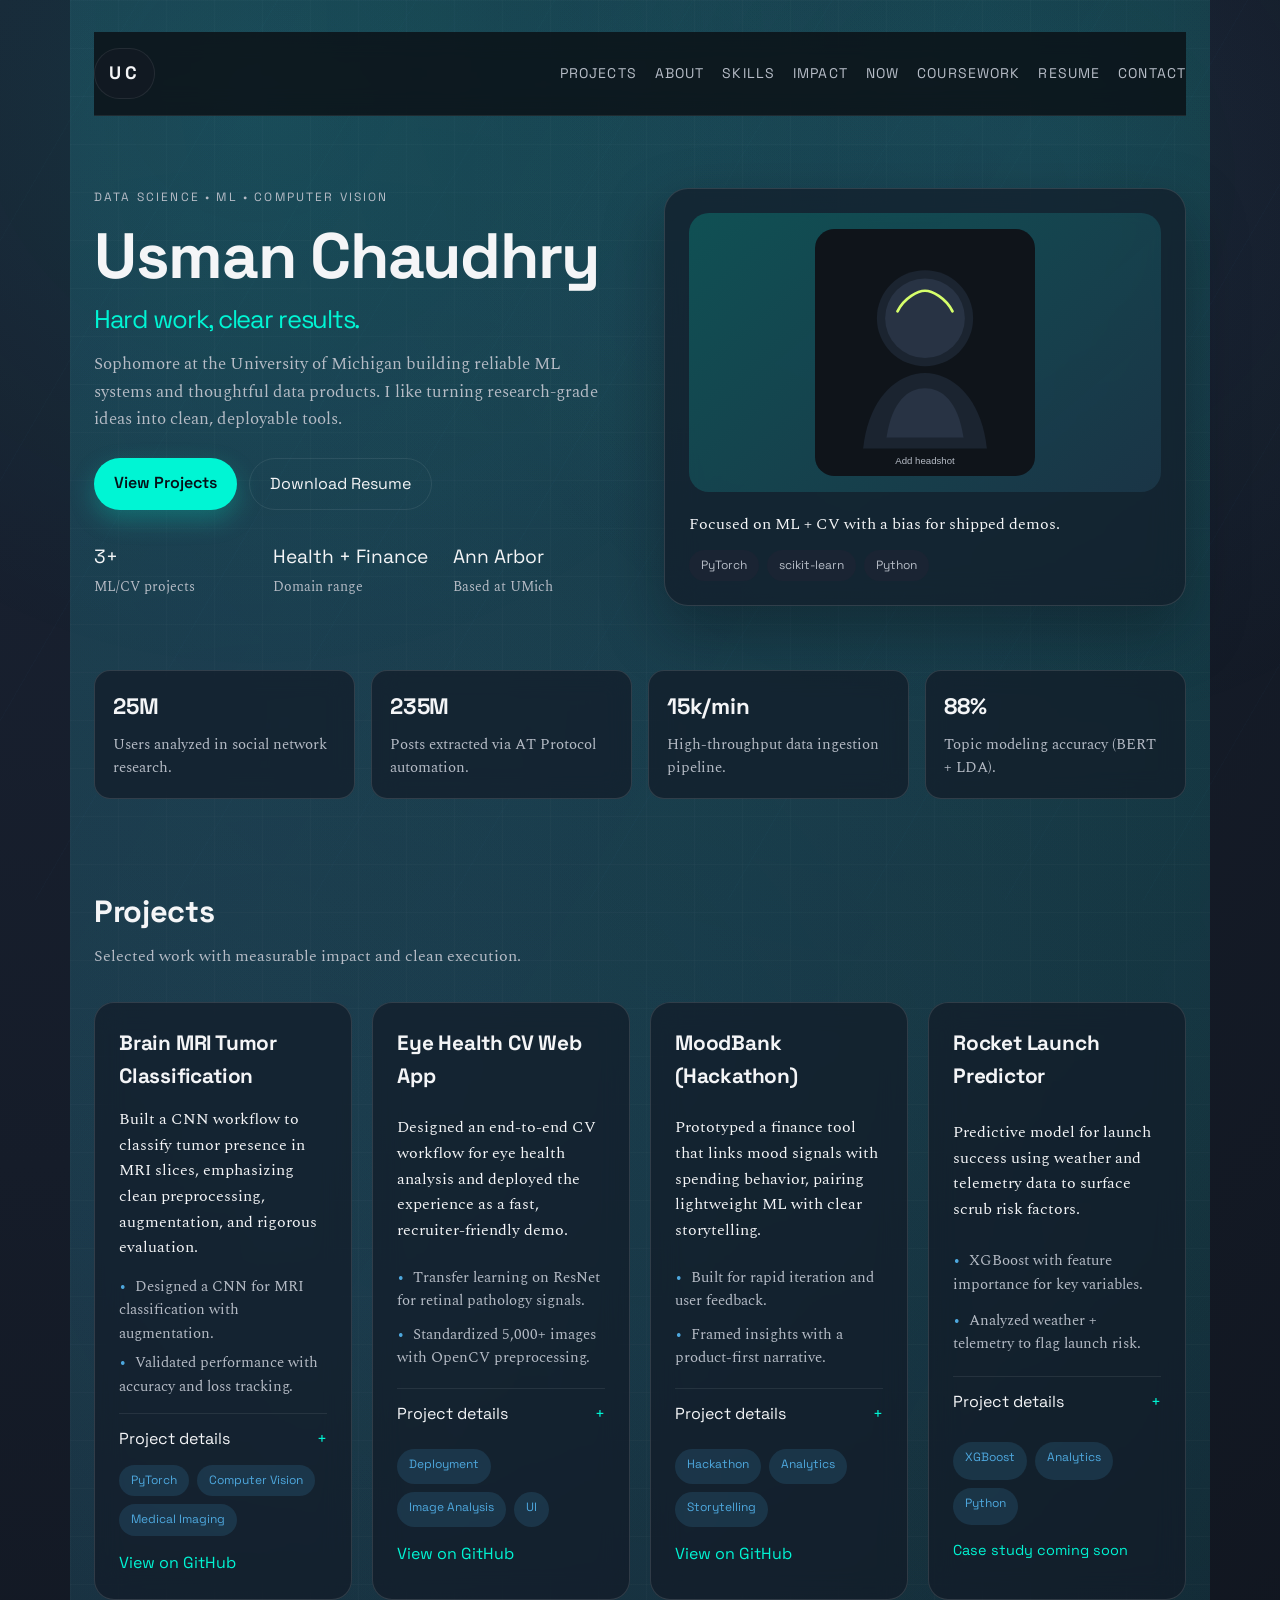
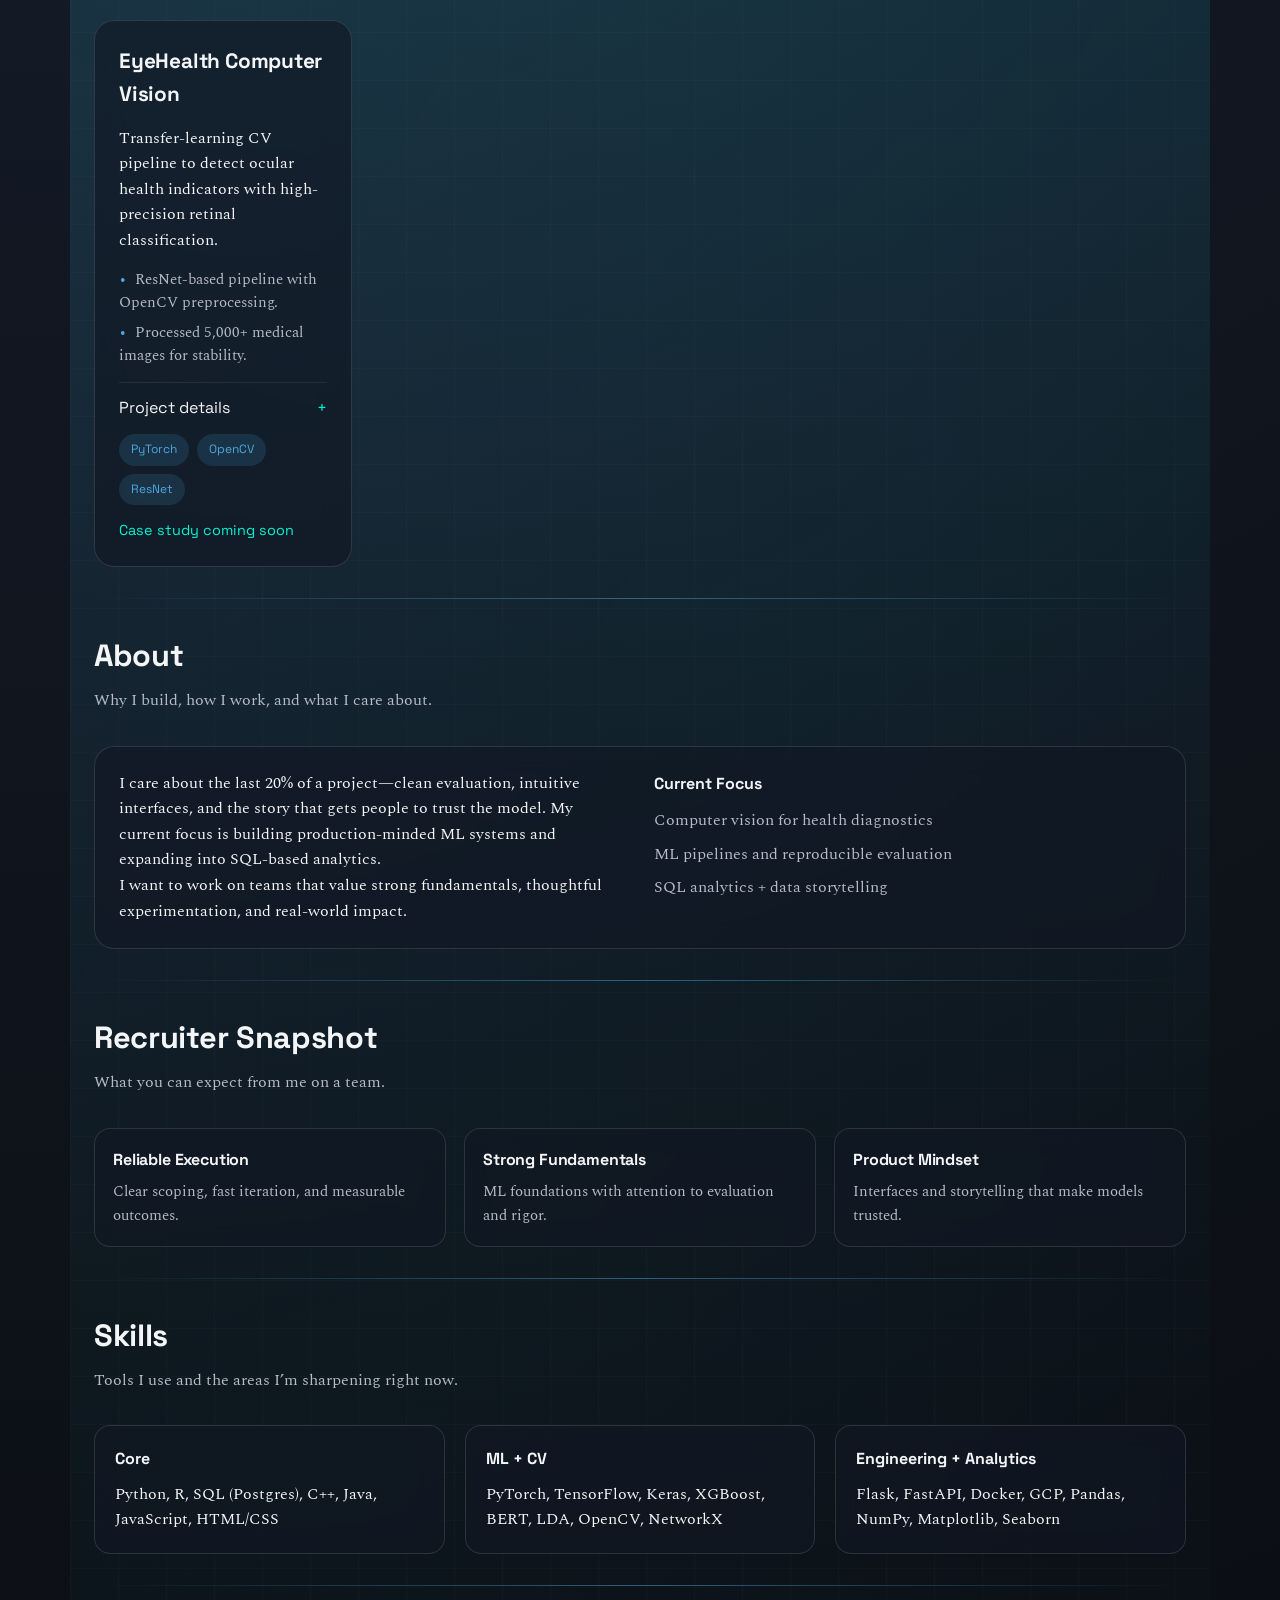
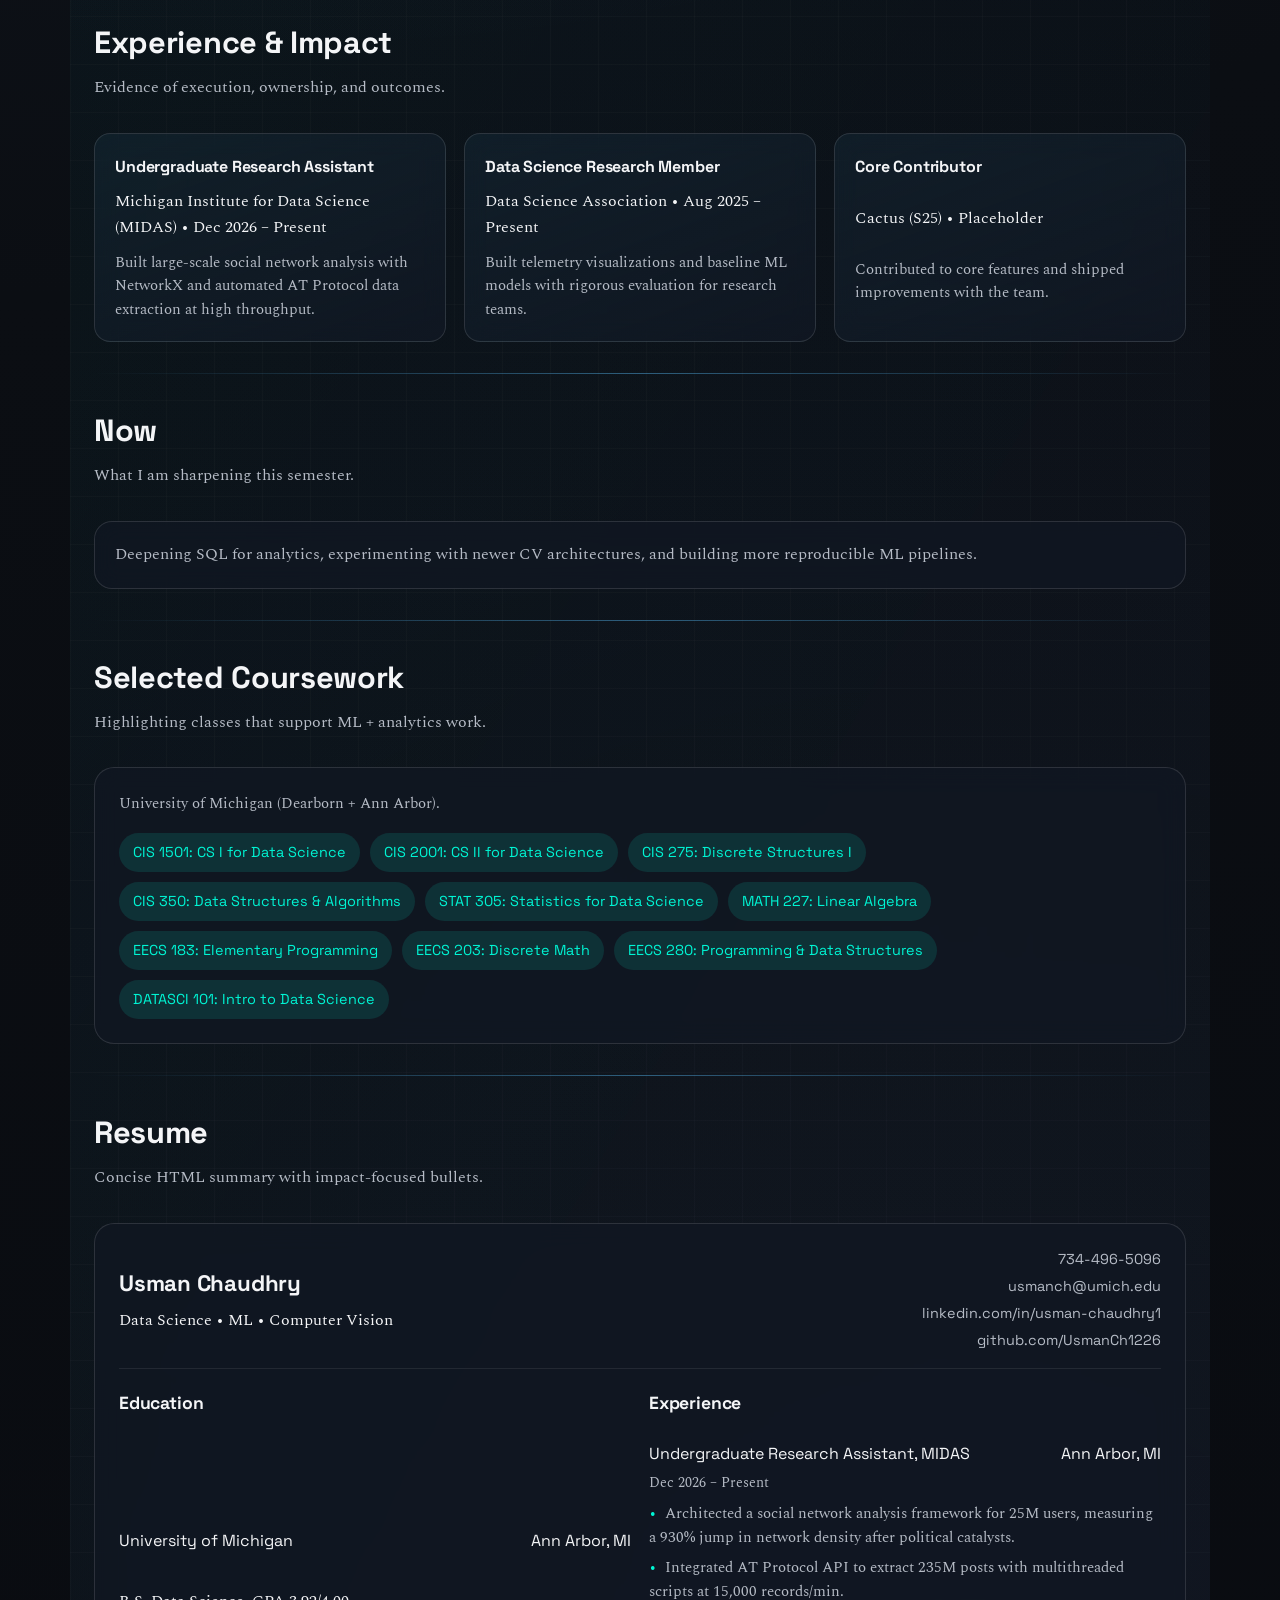
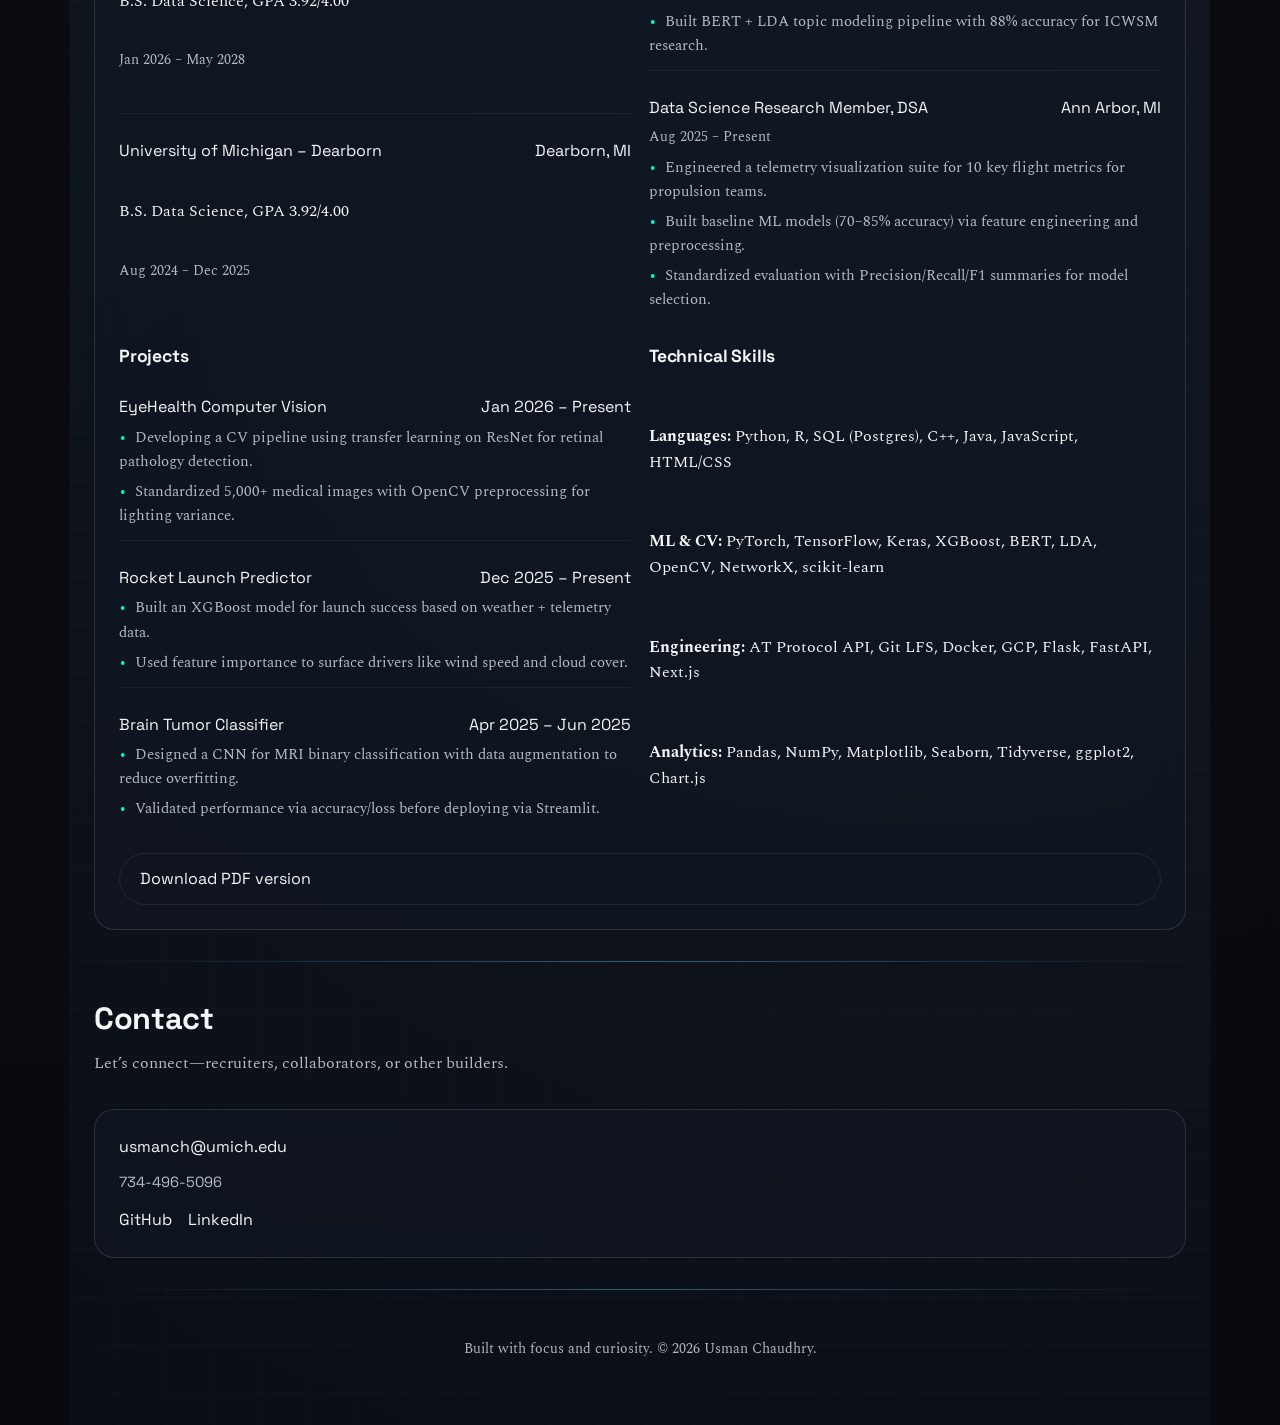
<file: index.html>
<!DOCTYPE html>
<html lang="en">
  <head>
    <meta charset="UTF-8" />
    <meta name="viewport" content="width=device-width, initial-scale=1" />
    <meta
      name="description"
      content="Usman Chaudhry — Data science student focused on ML and computer vision."
    />
    <meta property="og:title" content="Usman Chaudhry | Data Science Portfolio" />
    <meta
      property="og:description"
      content="ML + computer vision portfolio with project case studies, impact, and resume highlights."
    />
    <meta property="og:image" content="assets/og-image.svg" />
    <meta property="og:type" content="website" />
    <meta name="twitter:card" content="summary_large_image" />
    <title>Usman Chaudhry | Data Science Portfolio</title>
    <link rel="icon" href="assets/favicon.svg" type="image/svg+xml" />
    <link rel="preconnect" href="https://fonts.googleapis.com" />
    <link rel="preconnect" href="https://fonts.gstatic.com" crossorigin />
    <link
      href="https://fonts.googleapis.com/css2?family=Space+Grotesk:wght@400;500;600;700&family=Spectral:wght@300;400;500;600&display=swap"
      rel="stylesheet"
    />
    <link rel="stylesheet" href="styles.css" />
  </head>
  <body>
    <a class="skip-link" href="#projects">Skip to projects</a>
    <div class="page">
      <header class="site-header">
        <div class="logo">UC</div>
        <nav class="nav">
          <a href="#projects">Projects</a>
          <a href="#about">About</a>
          <a href="#skills">Skills</a>
          <a href="#impact">Impact</a>
          <a href="#now">Now</a>
          <a href="#coursework">Coursework</a>
          <a href="#resume">Resume</a>
          <a href="#contact">Contact</a>
        </nav>
      </header>

      <main>
        <section class="hero" id="top">
          <div class="hero-copy">
            <p class="eyebrow">Data Science • ML • Computer Vision</p>
            <h1>
              Usman Chaudhry
              <span>Hard work, clear results.</span>
            </h1>
            <p class="lead">
              Sophomore at the University of Michigan building reliable ML systems
              and thoughtful data products. I like turning research-grade ideas
              into clean, deployable tools.
            </p>
            <div class="hero-actions">
              <a class="button primary" href="#projects">View Projects</a>
              <a class="button ghost" href="assets/UsmanChaudhry_Resume.pdf">
                Download Resume
              </a>
            </div>
            <div class="hero-stats">
              <div>
                <p class="stat">3+</p>
                <p class="label">ML/CV projects</p>
              </div>
              <div>
                <p class="stat">Health + Finance</p>
                <p class="label">Domain range</p>
              </div>
              <div>
                <p class="stat">Ann Arbor</p>
                <p class="label">Based at UMich</p>
              </div>
            </div>
          </div>
          <div class="hero-card">
            <div class="portrait">
              <img src="assets/headshot.svg" alt="Headshot placeholder" />
            </div>
            <div class="quick-info">
              <p>Focused on ML + CV with a bias for shipped demos.</p>
              <div class="pill-row">
                <span>PyTorch</span>
                <span>scikit-learn</span>
                <span>Python</span>
              </div>
            </div>
          </div>
        </section>

        <section class="highlights">
          <div class="highlight-card">
            <h4>25M</h4>
            <p>Users analyzed in social network research.</p>
          </div>
          <div class="highlight-card">
            <h4>235M</h4>
            <p>Posts extracted via AT Protocol automation.</p>
          </div>
          <div class="highlight-card">
            <h4>15k/min</h4>
            <p>High-throughput data ingestion pipeline.</p>
          </div>
          <div class="highlight-card">
            <h4>88%</h4>
            <p>Topic modeling accuracy (BERT + LDA).</p>
          </div>
        </section>

        <section class="section" id="projects">
          <div class="section-header">
            <h2>Projects</h2>
            <p>Selected work with measurable impact and clean execution.</p>
          </div>
          <div class="card-grid">
            <article class="card reveal">
              <h3>Brain MRI Tumor Classification</h3>
              <p>
                Built a CNN workflow to classify tumor presence in MRI slices,
                emphasizing clean preprocessing, augmentation, and rigorous
                evaluation.
              </p>
              <ul class="card-points">
                <li>Designed a CNN for MRI classification with augmentation.</li>
                <li>Validated performance with accuracy and loss tracking.</li>
              </ul>
              <details class="card-details">
                <summary>Project details</summary>
                <p>
                  Focused on medical imaging constraints and model reliability.
                  Prioritized clean data handling and transparent evaluation to
                  surface strengths and failure modes.
                </p>
                <a class="case-link" href="projects/brain-tumor.html">View case study</a>
              </details>
              <div class="card-tags">
                <span>PyTorch</span>
                <span>Computer Vision</span>
                <span>Medical Imaging</span>
              </div>
              <a class="card-link" href="https://github.com/UsmanCh1226/brain-mri-tumor-classification" target="_blank" rel="noreferrer">
                View on GitHub
              </a>
            </article>

            <article class="card reveal">
              <h3>Eye Health CV Web App</h3>
              <p>
                Designed an end-to-end CV workflow for eye health analysis and
                deployed the experience as a fast, recruiter-friendly demo.
              </p>
              <ul class="card-points">
                <li>Transfer learning on ResNet for retinal pathology signals.</li>
                <li>Standardized 5,000+ images with OpenCV preprocessing.</li>
              </ul>
              <details class="card-details">
                <summary>Project details</summary>
                <p>
                  Paired model outputs with a clean interface to highlight
                  trust, clarity, and accessibility for non-technical viewers.
                </p>
                <a class="case-link" href="projects/eye-health.html">View case study</a>
              </details>
              <div class="card-tags">
                <span>Deployment</span>
                <span>Image Analysis</span>
                <span>UI</span>
              </div>
              <a class="card-link" href="https://github.com/UsmanCh1226/EyeHealth-clean" target="_blank" rel="noreferrer">
                View on GitHub
              </a>
            </article>

            <article class="card reveal">
              <h3>MoodBank (Hackathon)</h3>
              <p>
                Prototyped a finance tool that links mood signals with spending
                behavior, pairing lightweight ML with clear storytelling.
              </p>
              <ul class="card-points">
                <li>Built for rapid iteration and user feedback.</li>
                <li>Framed insights with a product-first narrative.</li>
              </ul>
              <details class="card-details">
                <summary>Project details</summary>
                <p>
                  Created a prototype that blends behavioral signals with
                  spending data to surface meaningful personal finance insights.
                </p>
                <a class="case-link" href="projects/moodbank.html">View case study</a>
              </details>
              <div class="card-tags">
                <span>Hackathon</span>
                <span>Analytics</span>
                <span>Storytelling</span>
              </div>
              <a class="card-link" href="https://github.com/UsmanCh1226/MoodBank" target="_blank" rel="noreferrer">
                View on GitHub
              </a>
            </article>

            <article class="card reveal">
              <h3>Rocket Launch Predictor</h3>
              <p>
                Predictive model for launch success using weather and telemetry
                data to surface scrub risk factors.
              </p>
              <ul class="card-points">
                <li>XGBoost with feature importance for key variables.</li>
                <li>Analyzed weather + telemetry to flag launch risk.</li>
              </ul>
              <details class="card-details">
                <summary>Project details</summary>
                <p>
                  Built a model to identify factors like wind speed and cloud
                  cover that influence orbital insertion success.
                </p>
              </details>
              <div class="card-tags">
                <span>XGBoost</span>
                <span>Analytics</span>
                <span>Python</span>
              </div>
              <span class="card-link muted-link">Case study coming soon</span>
            </article>

            <article class="card reveal">
              <h3>EyeHealth Computer Vision</h3>
              <p>
                Transfer-learning CV pipeline to detect ocular health indicators
                with high-precision retinal classification.
              </p>
              <ul class="card-points">
                <li>ResNet-based pipeline with OpenCV preprocessing.</li>
                <li>Processed 5,000+ medical images for stability.</li>
              </ul>
              <details class="card-details">
                <summary>Project details</summary>
                <p>
                  Built a reproducible CV workflow to surface retinal pathologies
                  using standardized image preprocessing steps.
                </p>
              </details>
              <div class="card-tags">
                <span>PyTorch</span>
                <span>OpenCV</span>
                <span>ResNet</span>
              </div>
              <span class="card-link muted-link">Case study coming soon</span>
            </article>
          </div>
        </section>

        <section class="section" id="about">
          <div class="section-header">
            <h2>About</h2>
            <p>Why I build, how I work, and what I care about.</p>
          </div>
          <div class="split">
            <div>
              <p>
                I care about the last 20% of a project—clean evaluation,
                intuitive interfaces, and the story that gets people to trust the
                model. My current focus is building production-minded ML systems
                and expanding into SQL-based analytics.
              </p>
              <p>
                I want to work on teams that value strong fundamentals, thoughtful
                experimentation, and real-world impact.
              </p>
            </div>
            <div class="focus-list">
              <h4>Current Focus</h4>
              <ul>
                <li>Computer vision for health diagnostics</li>
                <li>ML pipelines and reproducible evaluation</li>
                <li>SQL analytics + data storytelling</li>
              </ul>
            </div>
          </div>
        </section>

        <section class="section" id="snapshot">
          <div class="section-header">
            <h2>Recruiter Snapshot</h2>
            <p>What you can expect from me on a team.</p>
          </div>
          <div class="snapshot-grid">
            <div class="snapshot-card">
              <h4>Reliable Execution</h4>
              <p>Clear scoping, fast iteration, and measurable outcomes.</p>
            </div>
            <div class="snapshot-card">
              <h4>Strong Fundamentals</h4>
              <p>ML foundations with attention to evaluation and rigor.</p>
            </div>
            <div class="snapshot-card">
              <h4>Product Mindset</h4>
              <p>Interfaces and storytelling that make models trusted.</p>
            </div>
          </div>
        </section>

        <section class="section" id="skills">
          <div class="section-header">
            <h2>Skills</h2>
            <p>Tools I use and the areas I’m sharpening right now.</p>
          </div>
          <div class="skill-grid">
            <div class="skill-block">
              <h4>Core</h4>
              <p>Python, R, SQL (Postgres), C++, Java, JavaScript, HTML/CSS</p>
            </div>
            <div class="skill-block">
              <h4>ML + CV</h4>
              <p>PyTorch, TensorFlow, Keras, XGBoost, BERT, LDA, OpenCV, NetworkX</p>
            </div>
            <div class="skill-block">
              <h4>Engineering + Analytics</h4>
              <p>Flask, FastAPI, Docker, GCP, Pandas, NumPy, Matplotlib, Seaborn</p>
            </div>
          </div>
        </section>

        <section class="section" id="impact">
          <div class="section-header">
            <h2>Experience &amp; Impact</h2>
            <p>Evidence of execution, ownership, and outcomes.</p>
          </div>
          <div class="impact-grid">
            <div class="impact-card">
              <h4>Undergraduate Research Assistant</h4>
              <p>
                Michigan Institute for Data Science (MIDAS) • Dec 2026 – Present
              </p>
              <p class="impact-detail">
                Built large-scale social network analysis with NetworkX and
                automated AT Protocol data extraction at high throughput.
              </p>
            </div>
            <div class="impact-card">
              <h4>Data Science Research Member</h4>
              <p>
                Data Science Association • Aug 2025 – Present
              </p>
              <p class="impact-detail">
                Built telemetry visualizations and baseline ML models with
                rigorous evaluation for research teams.
              </p>
            </div>
            <div class="impact-card">
              <h4>Core Contributor</h4>
              <p>
                Cactus (S25) • Placeholder
              </p>
              <p class="impact-detail">
                Contributed to core features and shipped improvements with the
                team.
              </p>
            </div>
          </div>
        </section>

        <section class="section" id="now">
          <div class="section-header">
            <h2>Now</h2>
            <p>What I am sharpening this semester.</p>
          </div>
          <div class="now-card">
            <p>
              Deepening SQL for analytics, experimenting with newer CV
              architectures, and building more reproducible ML pipelines.
            </p>
          </div>
        </section>

        <section class="section" id="coursework">
          <div class="section-header">
            <h2>Selected Coursework</h2>
            <p>Highlighting classes that support ML + analytics work.</p>
          </div>
          <div class="coursework">
            <p class="note">University of Michigan (Dearborn + Ann Arbor).</p>
            <div class="course-list">
              <span>CIS 1501: CS I for Data Science</span>
              <span>CIS 2001: CS II for Data Science</span>
              <span>CIS 275: Discrete Structures I</span>
              <span>CIS 350: Data Structures & Algorithms</span>
              <span>STAT 305: Statistics for Data Science</span>
              <span>MATH 227: Linear Algebra</span>
              <span>EECS 183: Elementary Programming</span>
              <span>EECS 203: Discrete Math</span>
              <span>EECS 280: Programming & Data Structures</span>
              <span>DATASCI 101: Intro to Data Science</span>
            </div>
          </div>
        </section>

        <section class="section" id="resume">
          <div class="section-header">
            <h2>Resume</h2>
            <p>Concise HTML summary with impact-focused bullets.</p>
          </div>
          <div class="resume-shell">
            <div class="resume-header">
              <div>
                <h3>Usman Chaudhry</h3>
                <p>Data Science • ML • Computer Vision</p>
              </div>
              <div class="resume-contact">
                <span>734-496-5096</span>
                <span>usmanch@umich.edu</span>
                <span>linkedin.com/in/usman-chaudhry1</span>
                <span>github.com/UsmanCh1226</span>
              </div>
            </div>

            <div class="resume-columns">
              <div class="resume-block">
                <h4>Education</h4>
                <div class="resume-item">
                  <div class="resume-item-header">
                    <span>University of Michigan</span>
                    <span>Ann Arbor, MI</span>
                  </div>
                  <p>B.S. Data Science, GPA 3.92/4.00</p>
                  <p class="resume-dates">Jan 2026 – May 2028</p>
                </div>
                <div class="resume-item">
                  <div class="resume-item-header">
                    <span>University of Michigan – Dearborn</span>
                    <span>Dearborn, MI</span>
                  </div>
                  <p>B.S. Data Science, GPA 3.92/4.00</p>
                  <p class="resume-dates">Aug 2024 – Dec 2025</p>
                </div>
              </div>

              <div class="resume-block">
                <h4>Experience</h4>
                <div class="resume-item">
                  <div class="resume-item-header">
                    <span>Undergraduate Research Assistant, MIDAS</span>
                    <span>Ann Arbor, MI</span>
                  </div>
                  <p class="resume-dates">Dec 2026 – Present</p>
                  <ul class="resume-bullets">
                    <li>Architected a social network analysis framework for 25M users, measuring a 930% jump in network density after political catalysts.</li>
                    <li>Integrated AT Protocol API to extract 235M posts with multithreaded scripts at 15,000 records/min.</li>
                    <li>Built BERT + LDA topic modeling pipeline with 88% accuracy for ICWSM research.</li>
                  </ul>
                </div>
                <div class="resume-item">
                  <div class="resume-item-header">
                    <span>Data Science Research Member, DSA</span>
                    <span>Ann Arbor, MI</span>
                  </div>
                  <p class="resume-dates">Aug 2025 – Present</p>
                  <ul class="resume-bullets">
                    <li>Engineered a telemetry visualization suite for 10 key flight metrics for propulsion teams.</li>
                    <li>Built baseline ML models (70–85% accuracy) via feature engineering and preprocessing.</li>
                    <li>Standardized evaluation with Precision/Recall/F1 summaries for model selection.</li>
                  </ul>
                </div>
              </div>

              <div class="resume-block">
                <h4>Projects</h4>
                <div class="resume-item">
                  <div class="resume-item-header">
                    <span>EyeHealth Computer Vision</span>
                    <span>Jan 2026 – Present</span>
                  </div>
                  <ul class="resume-bullets">
                    <li>Developing a CV pipeline using transfer learning on ResNet for retinal pathology detection.</li>
                    <li>Standardized 5,000+ medical images with OpenCV preprocessing for lighting variance.</li>
                  </ul>
                </div>
                <div class="resume-item">
                  <div class="resume-item-header">
                    <span>Rocket Launch Predictor</span>
                    <span>Dec 2025 – Present</span>
                  </div>
                  <ul class="resume-bullets">
                    <li>Built an XGBoost model for launch success based on weather + telemetry data.</li>
                    <li>Used feature importance to surface drivers like wind speed and cloud cover.</li>
                  </ul>
                </div>
                <div class="resume-item">
                  <div class="resume-item-header">
                    <span>Brain Tumor Classifier</span>
                    <span>Apr 2025 – Jun 2025</span>
                  </div>
                  <ul class="resume-bullets">
                    <li>Designed a CNN for MRI binary classification with data augmentation to reduce overfitting.</li>
                    <li>Validated performance via accuracy/loss before deploying via Streamlit.</li>
                  </ul>
                </div>
              </div>

              <div class="resume-block">
                <h4>Technical Skills</h4>
                <p><strong>Languages:</strong> Python, R, SQL (Postgres), C++, Java, JavaScript, HTML/CSS</p>
                <p><strong>ML &amp; CV:</strong> PyTorch, TensorFlow, Keras, XGBoost, BERT, LDA, OpenCV, NetworkX, scikit-learn</p>
                <p><strong>Engineering:</strong> AT Protocol API, Git LFS, Docker, GCP, Flask, FastAPI, Next.js</p>
                <p><strong>Analytics:</strong> Pandas, NumPy, Matplotlib, Seaborn, Tidyverse, ggplot2, Chart.js</p>
              </div>
            </div>

            <a class="button ghost" href="assets/UsmanChaudhry_Resume.pdf">Download PDF version</a>
          </div>
        </section>

        <section class="section" id="contact">
          <div class="section-header">
            <h2>Contact</h2>
            <p>Let’s connect—recruiters, collaborators, or other builders.</p>
          </div>
          <div class="contact-card">
            <a href="mailto:usmanch@umich.edu">usmanch@umich.edu</a>
            <p class="contact-phone">734-496-5096</p>
            <div class="contact-links">
              <a href="https://github.com/UsmanCh1226" target="_blank" rel="noreferrer">GitHub</a>
              <a href="https://www.linkedin.com/in/usman-chaudhry1/" target="_blank" rel="noreferrer">LinkedIn</a>
            </div>
          </div>
        </section>
      </main>

      <footer class="site-footer">
        <p>Built with focus and curiosity. © 2026 Usman Chaudhry.</p>
      </footer>
    </div>
    <script src="script.js"></script>
  </body>
</html>
</file>
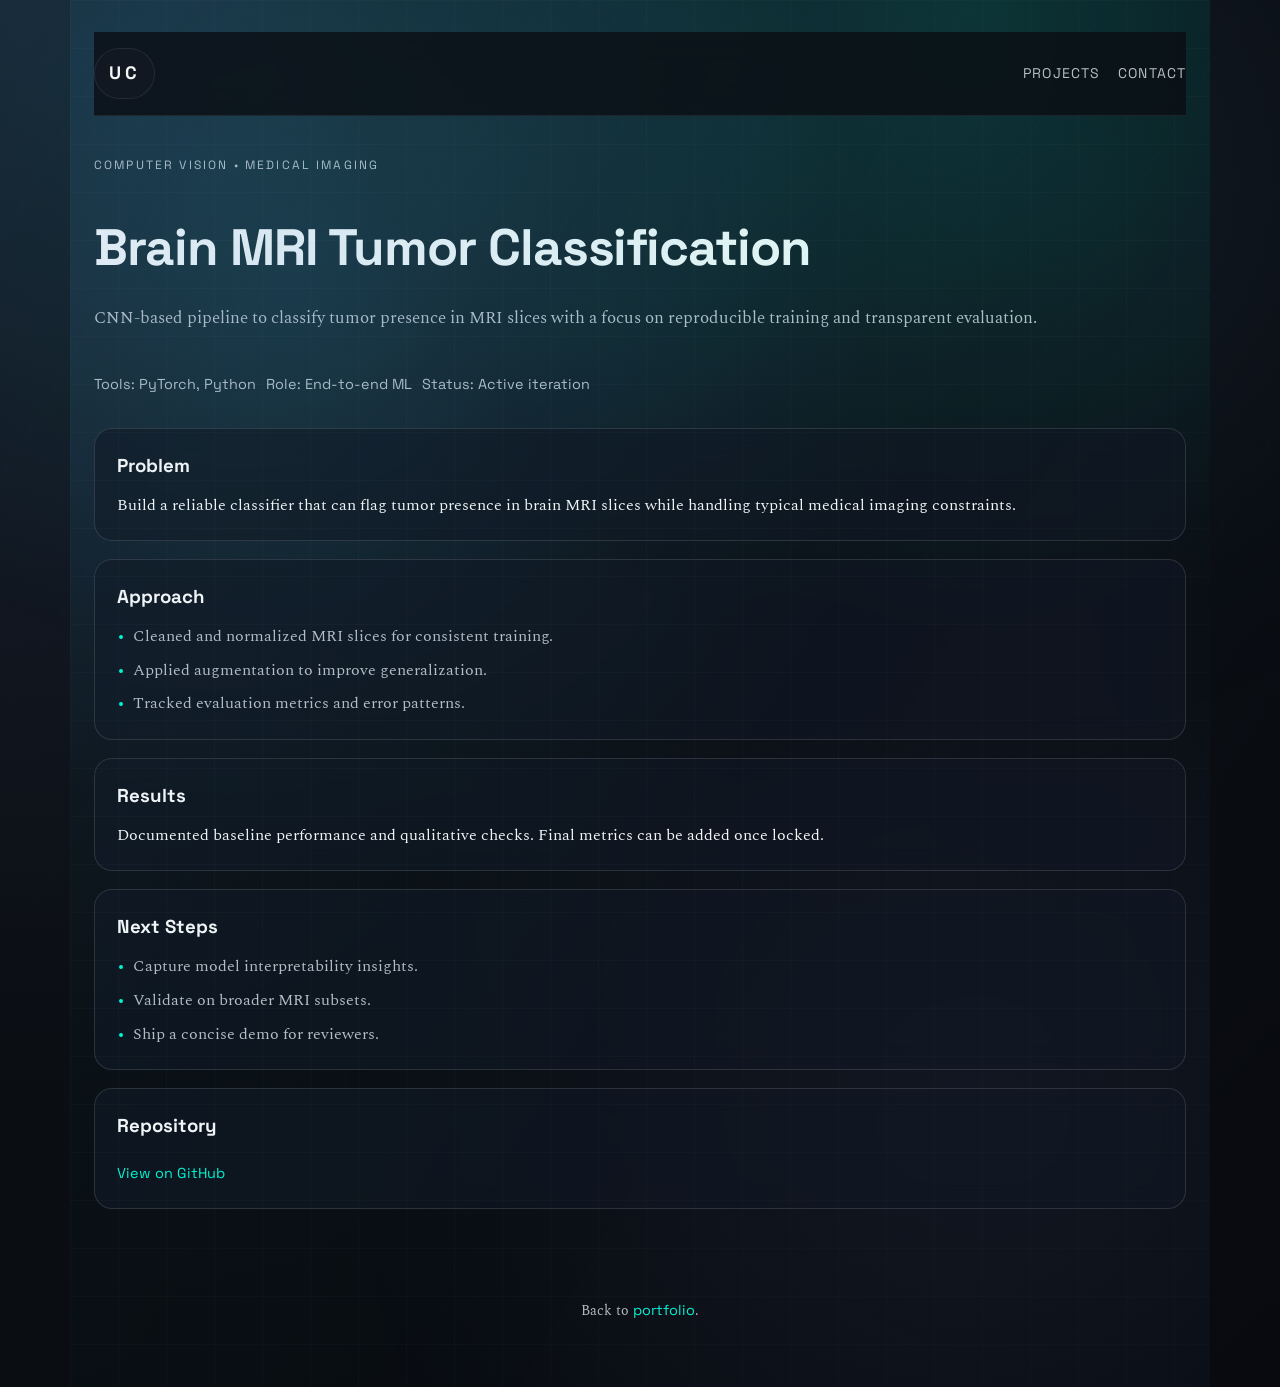
<file: projects/brain-tumor.html>
<!DOCTYPE html>
<html lang="en">
  <head>
    <meta charset="UTF-8" />
    <meta name="viewport" content="width=device-width, initial-scale=1" />
    <title>Brain MRI Tumor Classification | Usman Chaudhry</title>
    <link rel="preconnect" href="https://fonts.googleapis.com" />
    <link rel="preconnect" href="https://fonts.gstatic.com" crossorigin />
    <link
      href="https://fonts.googleapis.com/css2?family=Space+Grotesk:wght@400;500;600;700&family=Spectral:wght@300;400;500;600&display=swap"
      rel="stylesheet"
    />
    <link rel="stylesheet" href="../styles.css" />
  </head>
  <body>
    <div class="page">
      <header class="site-header">
        <div class="logo">UC</div>
        <nav class="nav">
          <a href="../index.html#projects">Projects</a>
          <a href="../index.html#contact">Contact</a>
        </nav>
      </header>

      <main>
        <section class="project-hero">
          <p class="eyebrow">Computer Vision • Medical Imaging</p>
          <h1>Brain MRI Tumor Classification</h1>
          <p class="lead">
            CNN-based pipeline to classify tumor presence in MRI slices with a
            focus on reproducible training and transparent evaluation.
          </p>
          <div class="project-meta">
            <span>Tools: PyTorch, Python</span>
            <span>Role: End-to-end ML</span>
            <span>Status: Active iteration</span>
          </div>
        </section>

        <section class="project-layout">
          <div class="project-section">
            <h3>Problem</h3>
            <p>
              Build a reliable classifier that can flag tumor presence in brain
              MRI slices while handling typical medical imaging constraints.
            </p>
          </div>

          <div class="project-section">
            <h3>Approach</h3>
            <ul>
              <li>Cleaned and normalized MRI slices for consistent training.</li>
              <li>Applied augmentation to improve generalization.</li>
              <li>Tracked evaluation metrics and error patterns.</li>
            </ul>
          </div>

          <div class="project-section">
            <h3>Results</h3>
            <p>
              Documented baseline performance and qualitative checks. Final
              metrics can be added once locked.
            </p>
          </div>

          <div class="project-section">
            <h3>Next Steps</h3>
            <ul>
              <li>Capture model interpretability insights.</li>
              <li>Validate on broader MRI subsets.</li>
              <li>Ship a concise demo for reviewers.</li>
            </ul>
          </div>

          <div class="project-section">
            <h3>Repository</h3>
            <a class="case-link" href="https://github.com/UsmanCh1226/brain-mri-tumor-classification" target="_blank" rel="noreferrer">
              View on GitHub
            </a>
          </div>
        </section>
      </main>

      <footer class="site-footer">
        <p>Back to <a class="case-link" href="../index.html">portfolio</a>.</p>
      </footer>
    </div>
  </body>
</html>
</file>
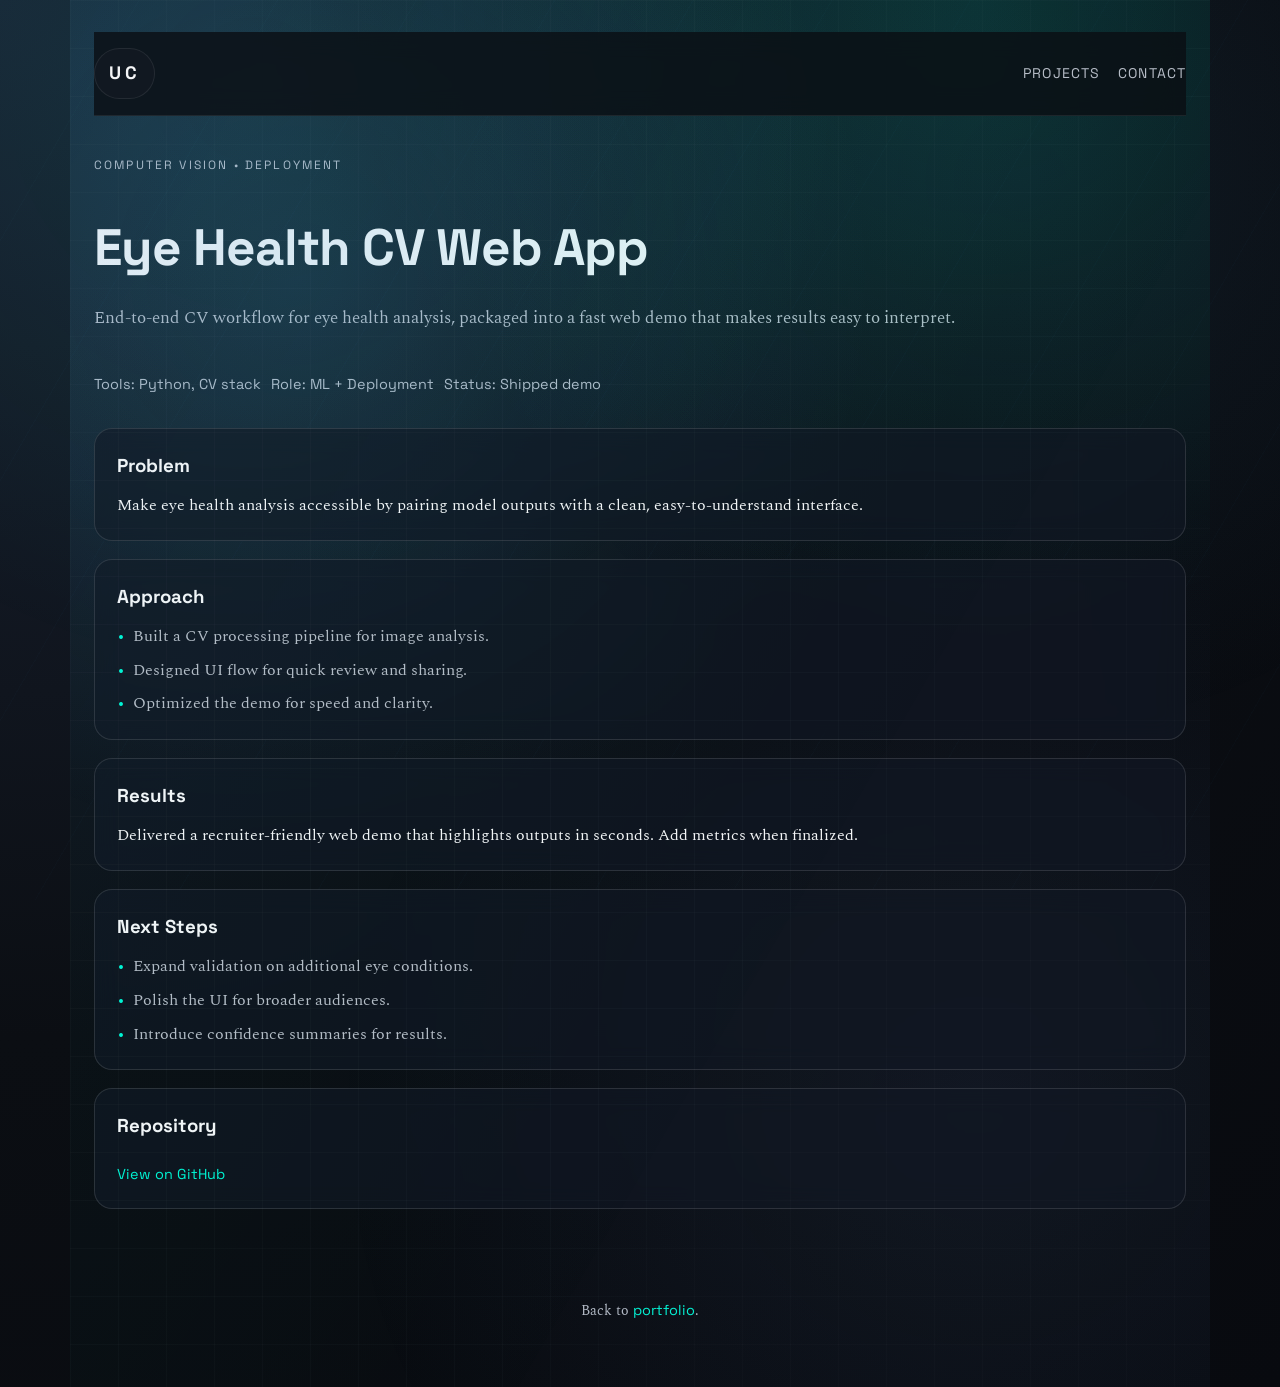
<file: projects/eye-health.html>
<!DOCTYPE html>
<html lang="en">
  <head>
    <meta charset="UTF-8" />
    <meta name="viewport" content="width=device-width, initial-scale=1" />
    <title>Eye Health CV Web App | Usman Chaudhry</title>
    <link rel="preconnect" href="https://fonts.googleapis.com" />
    <link rel="preconnect" href="https://fonts.gstatic.com" crossorigin />
    <link
      href="https://fonts.googleapis.com/css2?family=Space+Grotesk:wght@400;500;600;700&family=Spectral:wght@300;400;500;600&display=swap"
      rel="stylesheet"
    />
    <link rel="stylesheet" href="../styles.css" />
  </head>
  <body>
    <div class="page">
      <header class="site-header">
        <div class="logo">UC</div>
        <nav class="nav">
          <a href="../index.html#projects">Projects</a>
          <a href="../index.html#contact">Contact</a>
        </nav>
      </header>

      <main>
        <section class="project-hero">
          <p class="eyebrow">Computer Vision • Deployment</p>
          <h1>Eye Health CV Web App</h1>
          <p class="lead">
            End-to-end CV workflow for eye health analysis, packaged into a fast
            web demo that makes results easy to interpret.
          </p>
          <div class="project-meta">
            <span>Tools: Python, CV stack</span>
            <span>Role: ML + Deployment</span>
            <span>Status: Shipped demo</span>
          </div>
        </section>

        <section class="project-layout">
          <div class="project-section">
            <h3>Problem</h3>
            <p>
              Make eye health analysis accessible by pairing model outputs with a
              clean, easy-to-understand interface.
            </p>
          </div>

          <div class="project-section">
            <h3>Approach</h3>
            <ul>
              <li>Built a CV processing pipeline for image analysis.</li>
              <li>Designed UI flow for quick review and sharing.</li>
              <li>Optimized the demo for speed and clarity.</li>
            </ul>
          </div>

          <div class="project-section">
            <h3>Results</h3>
            <p>
              Delivered a recruiter-friendly web demo that highlights outputs in
              seconds. Add metrics when finalized.
            </p>
          </div>

          <div class="project-section">
            <h3>Next Steps</h3>
            <ul>
              <li>Expand validation on additional eye conditions.</li>
              <li>Polish the UI for broader audiences.</li>
              <li>Introduce confidence summaries for results.</li>
            </ul>
          </div>

          <div class="project-section">
            <h3>Repository</h3>
            <a class="case-link" href="https://github.com/UsmanCh1226/EyeHealth-clean" target="_blank" rel="noreferrer">
              View on GitHub
            </a>
          </div>
        </section>
      </main>

      <footer class="site-footer">
        <p>Back to <a class="case-link" href="../index.html">portfolio</a>.</p>
      </footer>
    </div>
  </body>
</html>
</file>
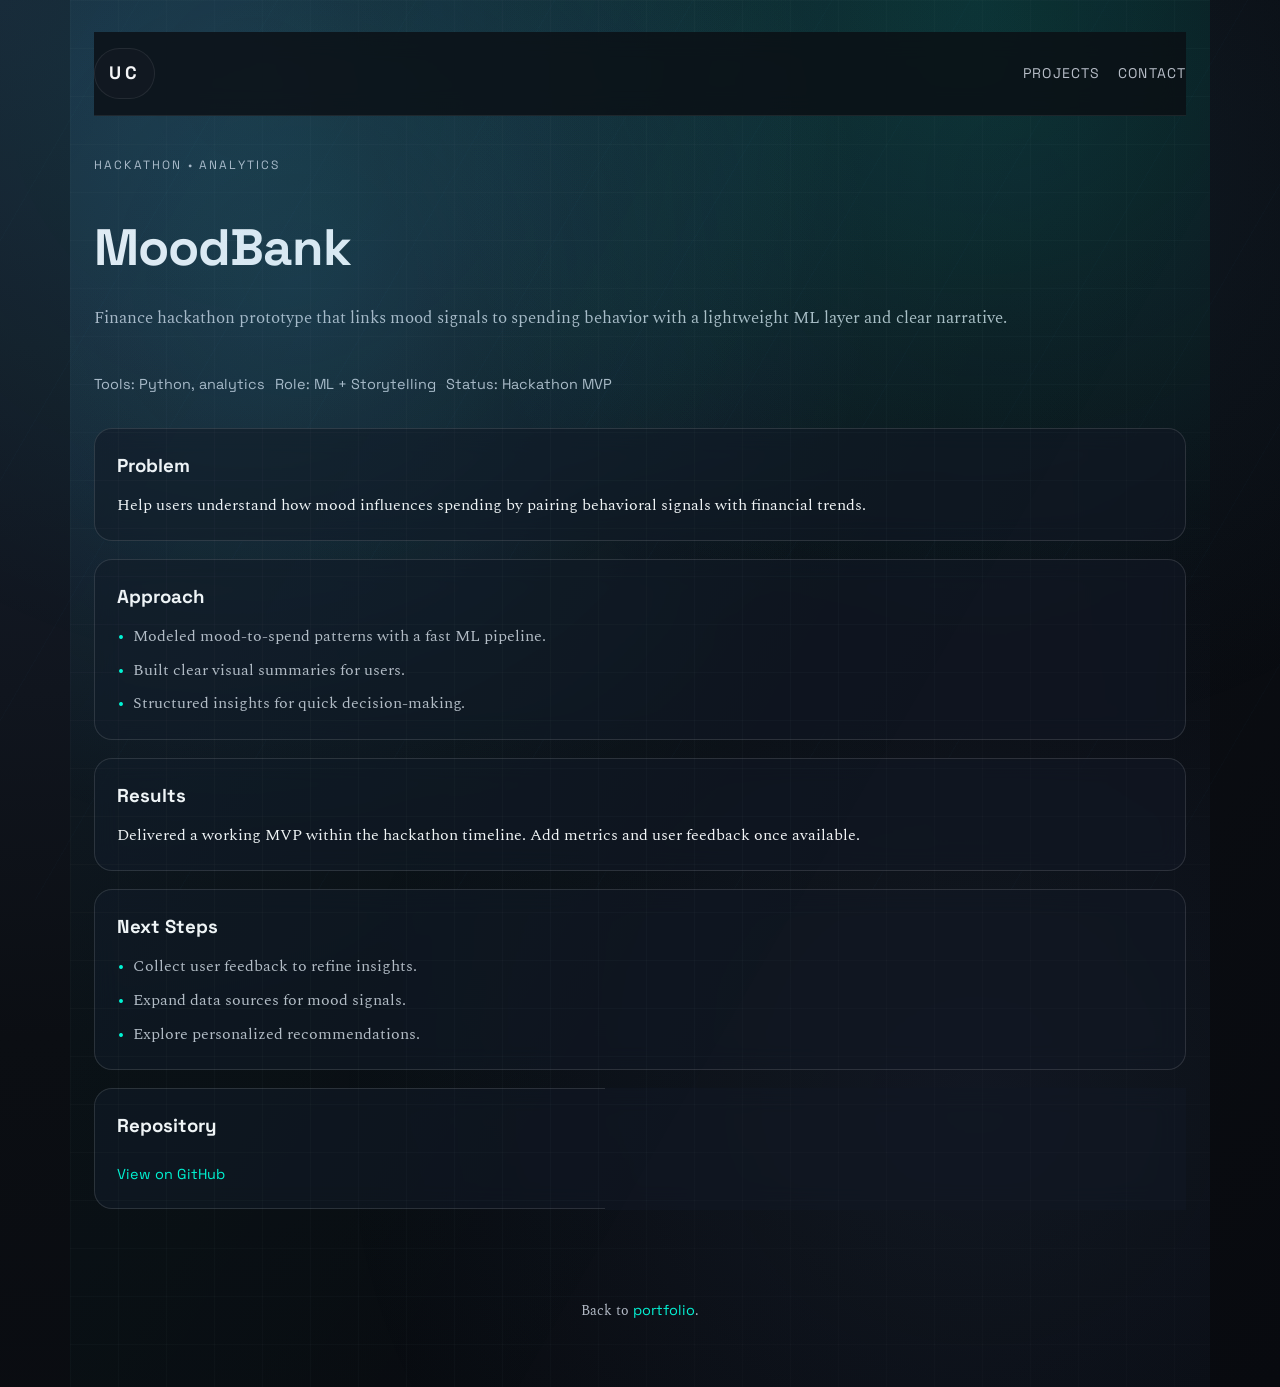
<file: projects/moodbank.html>
<!DOCTYPE html>
<html lang="en">
  <head>
    <meta charset="UTF-8" />
    <meta name="viewport" content="width=device-width, initial-scale=1" />
    <title>MoodBank | Usman Chaudhry</title>
    <link rel="preconnect" href="https://fonts.googleapis.com" />
    <link rel="preconnect" href="https://fonts.gstatic.com" crossorigin />
    <link
      href="https://fonts.googleapis.com/css2?family=Space+Grotesk:wght@400;500;600;700&family=Spectral:wght@300;400;500;600&display=swap"
      rel="stylesheet"
    />
    <link rel="stylesheet" href="../styles.css" />
  </head>
  <body>
    <div class="page">
      <header class="site-header">
        <div class="logo">UC</div>
        <nav class="nav">
          <a href="../index.html#projects">Projects</a>
          <a href="../index.html#contact">Contact</a>
        </nav>
      </header>

      <main>
        <section class="project-hero">
          <p class="eyebrow">Hackathon • Analytics</p>
          <h1>MoodBank</h1>
          <p class="lead">
            Finance hackathon prototype that links mood signals to spending
            behavior with a lightweight ML layer and clear narrative.
          </p>
          <div class="project-meta">
            <span>Tools: Python, analytics</span>
            <span>Role: ML + Storytelling</span>
            <span>Status: Hackathon MVP</span>
          </div>
        </section>

        <section class="project-layout">
          <div class="project-section">
            <h3>Problem</h3>
            <p>
              Help users understand how mood influences spending by pairing
              behavioral signals with financial trends.
            </p>
          </div>

          <div class="project-section">
            <h3>Approach</h3>
            <ul>
              <li>Modeled mood-to-spend patterns with a fast ML pipeline.</li>
              <li>Built clear visual summaries for users.</li>
              <li>Structured insights for quick decision-making.</li>
            </ul>
          </div>

          <div class="project-section">
            <h3>Results</h3>
            <p>
              Delivered a working MVP within the hackathon timeline. Add metrics
              and user feedback once available.
            </p>
          </div>

          <div class="project-section">
            <h3>Next Steps</h3>
            <ul>
              <li>Collect user feedback to refine insights.</li>
              <li>Expand data sources for mood signals.</li>
              <li>Explore personalized recommendations.</li>
            </ul>
          </div>

          <div class="project-section">
            <h3>Repository</h3>
            <a class="case-link" href="https://github.com/UsmanCh1226/MoodBank" target="_blank" rel="noreferrer">
              View on GitHub
            </a>
          </div>
        </section>
      </main>

      <footer class="site-footer">
        <p>Back to <a class="case-link" href="../index.html">portfolio</a>.</p>
      </footer>
    </div>
  </body>
</html>
</file>
<file: styles.css>
:root {
  --bg: #0b0e13;
  --surface: #111824;
  --surface-2: #1a2433;
  --accent: #00f5d4;
  --accent-2: #4ea8de;
  --text: #f4f5f7;
  --muted: #b6bcc6;
  --border: rgba(255, 255, 255, 0.08);
  --shadow: 0 24px 60px rgba(10, 12, 16, 0.35);
  --glass: rgba(17, 24, 36, 0.65);
  --glass-border: rgba(255, 255, 255, 0.12);
}

* {
  box-sizing: border-box;
  margin: 0;
  padding: 0;
}

body {
  font-family: "Spectral", serif;
  background: radial-gradient(circle at top left, #1a2334 0%, #0b0e13 55%, #080a0f 100%);
  color: var(--text);
  min-height: 100vh;
  line-height: 1.6;
  position: relative;
}

body::before,
body::after {
  content: "";
  position: fixed;
  inset: 0;
  pointer-events: none;
  z-index: 0;
}

body::before {
  background: radial-gradient(circle at 20% 10%, rgba(0, 245, 212, 0.08), transparent 45%),
    radial-gradient(circle at 80% 20%, rgba(78, 168, 222, 0.08), transparent 45%);
  animation: pulseGlow 10s ease-in-out infinite;
}

body::after {
  background: repeating-linear-gradient(
    120deg,
    rgba(78, 168, 222, 0.06) 0px,
    rgba(78, 168, 222, 0.06) 1px,
    transparent 1px,
    transparent 120px
  );
  opacity: 0.35;
  animation: driftLines 14s linear infinite;
}

a:focus-visible,
button:focus-visible,
summary:focus-visible {
  outline: 2px solid var(--accent);
  outline-offset: 3px;
}

.skip-link {
  position: absolute;
  top: -100px;
  left: 24px;
  background: var(--accent);
  color: #061018;
  padding: 10px 16px;
  border-radius: 999px;
  font-family: "Space Grotesk", sans-serif;
  text-decoration: none;
  z-index: 20;
  transition: top 0.2s ease;
}

.skip-link:focus {
  top: 20px;
}

.page {
  max-width: 1140px;
  margin: 0 auto;
  padding: 32px 24px 64px;
  position: relative;
  z-index: 1;
}

.page::after {
  content: "";
  position: absolute;
  inset: 0;
  background-image: linear-gradient(
      120deg,
      rgba(78, 168, 222, 0.08) 0%,
      rgba(0, 245, 212, 0.03) 40%,
      transparent 70%
    ),
    linear-gradient(rgba(255, 255, 255, 0.03) 1px, transparent 1px),
    linear-gradient(90deg, rgba(255, 255, 255, 0.03) 1px, transparent 1px);
  background-size: 100% 100%, 48px 48px, 48px 48px;
  opacity: 0.6;
  pointer-events: none;
  z-index: 0;
}

.page::before {
  content: "";
  position: absolute;
  inset: 0;
  background: radial-gradient(circle at 20% 20%, rgba(78, 168, 222, 0.14), transparent 40%),
    radial-gradient(circle at 80% 0%, rgba(0, 245, 212, 0.12), transparent 38%),
    radial-gradient(circle at 80% 80%, rgba(88, 130, 193, 0.1), transparent 45%);
  pointer-events: none;
  z-index: 0;
}

.section::after {
  content: "";
  position: absolute;
  left: 0;
  right: 0;
  bottom: -32px;
  height: 1px;
  background: linear-gradient(90deg, transparent, rgba(78, 168, 222, 0.5), transparent);
}

.site-header {
  position: sticky;
  top: 0;
  z-index: 10;
  display: flex;
  justify-content: space-between;
  align-items: center;
  padding: 16px 0;
  background: rgba(11, 14, 19, 0.8);
  backdrop-filter: blur(12px);
  border-bottom: 1px solid var(--border);
}

.logo {
  font-family: "Space Grotesk", sans-serif;
  font-weight: 700;
  font-size: 18px;
  letter-spacing: 0.2em;
  border: 1px solid var(--border);
  padding: 10px 14px;
  border-radius: 999px;
  background: rgba(20, 27, 36, 0.7);
}

.nav {
  display: flex;
  gap: 18px;
  font-family: "Space Grotesk", sans-serif;
  font-size: 14px;
  text-transform: uppercase;
  letter-spacing: 0.08em;
}

.nav a {
  color: var(--muted);
  text-decoration: none;
  transition: color 0.2s ease;
}

.nav a:hover {
  color: var(--text);
}

.hero {
  display: grid;
  grid-template-columns: repeat(auto-fit, minmax(280px, 1fr));
  gap: 48px;
  padding: 72px 0 64px;
  position: relative;
  z-index: 1;
}

.highlights {
  display: grid;
  grid-template-columns: repeat(auto-fit, minmax(180px, 1fr));
  gap: 16px;
  margin-bottom: 24px;
  position: relative;
  z-index: 1;
}

.highlight-card {
  border-radius: 16px;
  border: 1px solid var(--glass-border);
  background: var(--glass);
  padding: 18px;
  display: grid;
  gap: 8px;
  backdrop-filter: blur(12px);
  transition: transform 0.3s ease, border-color 0.3s ease;
}

.highlight-card h4 {
  font-family: "Space Grotesk", sans-serif;
  font-size: 1.4rem;
  letter-spacing: -0.01em;
}

.highlight-card p {
  color: var(--muted);
  font-size: 0.92rem;
}

.highlight-card:hover {
  transform: translateY(-4px);
  border-color: rgba(0, 245, 212, 0.4);
}

.hero-copy h1 {
  font-family: "Space Grotesk", sans-serif;
  font-size: clamp(2.8rem, 5vw, 4rem);
  line-height: 1.05;
  margin-bottom: 18px;
  letter-spacing: -0.02em;
}

.hero-copy h1 span {
  display: block;
  font-weight: 400;
  color: var(--accent);
  font-size: clamp(1.2rem, 2.2vw, 1.6rem);
  margin-top: 16px;
}

.eyebrow {
  font-family: "Space Grotesk", sans-serif;
  text-transform: uppercase;
  letter-spacing: 0.18em;
  font-size: 12px;
  color: var(--muted);
  margin-bottom: 16px;
}

.lead {
  font-size: 1.08rem;
  color: var(--muted);
  margin-bottom: 24px;
}

.hero-actions {
  display: flex;
  flex-wrap: wrap;
  gap: 12px;
  margin-bottom: 32px;
}

.button {
  font-family: "Space Grotesk", sans-serif;
  padding: 12px 20px;
  border-radius: 999px;
  text-decoration: none;
  border: 1px solid var(--border);
  transition: transform 0.2s ease, box-shadow 0.2s ease, background 0.2s ease;
}

.button.primary {
  background: var(--accent);
  color: #061018;
  font-weight: 600;
  border: none;
  box-shadow: 0 10px 25px rgba(0, 245, 212, 0.25);
}

.button.ghost {
  color: var(--text);
  background: transparent;
}

.button:hover {
  transform: translateY(-2px);
  box-shadow: 0 8px 20px rgba(78, 168, 222, 0.18);
}

.hero-stats {
  display: grid;
  grid-template-columns: repeat(auto-fit, minmax(140px, 1fr));
  gap: 16px;
}

.hero-stats .stat {
  font-family: "Space Grotesk", sans-serif;
  font-size: 1.2rem;
  margin-bottom: 4px;
}

.hero-stats .label {
  color: var(--muted);
  font-size: 0.9rem;
}

.hero-card {
  background: var(--glass);
  border: 1px solid var(--glass-border);
  border-radius: 24px;
  padding: 24px;
  box-shadow: var(--shadow);
  display: grid;
  gap: 20px;
  backdrop-filter: blur(16px);
}

.portrait {
  background: linear-gradient(140deg, rgba(0, 245, 212, 0.2), rgba(78, 168, 222, 0.12));
  border-radius: 20px;
  display: flex;
  justify-content: center;
  align-items: center;
  padding: 16px;
}

.portrait img {
  width: 100%;
  max-width: 220px;
}

.quick-info {
  display: grid;
  gap: 12px;
}

.pill-row {
  display: flex;
  flex-wrap: wrap;
  gap: 8px;
}

.pill-row span {
  padding: 6px 12px;
  border-radius: 999px;
  background: var(--surface-2);
  font-family: "Space Grotesk", sans-serif;
  font-size: 12px;
  color: var(--muted);
}

.section {
  padding: 64px 0 0;
  position: relative;
  z-index: 1;
}

.section-header {
  margin-bottom: 32px;
}

.section-header h2 {
  font-family: "Space Grotesk", sans-serif;
  font-size: clamp(1.8rem, 2.4vw, 2.2rem);
  margin-bottom: 8px;
  letter-spacing: -0.01em;
}

.section-header p {
  color: var(--muted);
  font-size: 1rem;
}

.card-grid {
  display: grid;
  grid-template-columns: repeat(auto-fit, minmax(240px, 1fr));
  gap: 20px;
}

.card {
  background: var(--glass);
  border: 1px solid var(--glass-border);
  border-radius: 20px;
  padding: 24px;
  display: grid;
  gap: 14px;
  transition: transform 0.3s ease, border-color 0.3s ease, box-shadow 0.3s ease;
  backdrop-filter: blur(14px);
}

.card:hover {
  transform: translateY(-6px) scale(1.01);
  border-color: rgba(0, 245, 212, 0.45);
  box-shadow: 0 18px 40px rgba(0, 245, 212, 0.12);
}

.card h3 {
  font-family: "Space Grotesk", sans-serif;
  font-size: 1.3rem;
  letter-spacing: -0.01em;
}

.card-tags {
  display: flex;
  flex-wrap: wrap;
  gap: 8px;
}

.card-points {
  list-style: none;
  display: grid;
  gap: 6px;
  color: var(--muted);
  font-size: 0.92rem;
}

.card-points li::before {
  content: "•";
  margin-right: 8px;
  color: var(--accent-2);
}

.card-details {
  border-top: 1px solid var(--border);
  padding-top: 12px;
  color: var(--muted);
}

.card-details summary {
  cursor: pointer;
  font-family: "Space Grotesk", sans-serif;
  color: var(--text);
  list-style: none;
}

.card-details summary::-webkit-details-marker {
  display: none;
}

.card-details summary::after {
  content: "+";
  float: right;
  color: var(--accent);
}

.card-details[open] summary::after {
  content: "–";
}

.case-link {
  display: inline-flex;
  margin-top: 10px;
  color: var(--accent);
  text-decoration: none;
  font-family: "Space Grotesk", sans-serif;
  font-size: 0.9rem;
}

.case-link:hover {
  text-decoration: underline;
}

.muted-link {
  color: var(--muted);
  font-family: "Space Grotesk", sans-serif;
  font-size: 0.9rem;
}

.card-tags span {
  border-radius: 999px;
  padding: 6px 12px;
  background: rgba(78, 168, 222, 0.15);
  color: var(--accent-2);
  font-size: 12px;
  font-family: "Space Grotesk", sans-serif;
}

.card-link {
  text-decoration: none;
  color: var(--accent);
  font-family: "Space Grotesk", sans-serif;
  transition: color 0.2s ease;
}

.card-link:hover {
  color: var(--accent-2);
}

.split {
  display: grid;
  grid-template-columns: repeat(auto-fit, minmax(260px, 1fr));
  gap: 28px;
  background: var(--glass);
  padding: 24px;
  border-radius: 20px;
  border: 1px solid var(--glass-border);
  backdrop-filter: blur(14px);
}

.snapshot-grid {
  display: grid;
  grid-template-columns: repeat(auto-fit, minmax(220px, 1fr));
  gap: 18px;
}

.snapshot-card {
  background: var(--glass);
  border-radius: 16px;
  border: 1px solid var(--glass-border);
  padding: 18px;
  display: grid;
  gap: 8px;
  backdrop-filter: blur(12px);
}

.snapshot-card h4 {
  font-family: "Space Grotesk", sans-serif;
  letter-spacing: -0.01em;
}

.snapshot-card p {
  color: var(--muted);
  font-size: 0.92rem;
}

.focus-list h4 {
  font-family: "Space Grotesk", sans-serif;
  margin-bottom: 12px;
}

.focus-list ul {
  list-style: none;
  display: grid;
  gap: 8px;
  color: var(--muted);
}

.skill-grid {
  display: grid;
  grid-template-columns: repeat(auto-fit, minmax(220px, 1fr));
  gap: 20px;
}

.skill-block {
  padding: 20px;
  border-radius: 16px;
  border: 1px solid var(--glass-border);
  background: var(--glass);
  backdrop-filter: blur(12px);
}

.skill-block h4 {
  font-family: "Space Grotesk", sans-serif;
  margin-bottom: 10px;
}

.impact-grid {
  display: grid;
  grid-template-columns: repeat(auto-fit, minmax(220px, 1fr));
  gap: 18px;
}

.impact-card {
  padding: 20px;
  border-radius: 16px;
  border: 1px solid var(--glass-border);
  background: linear-gradient(160deg, rgba(78, 168, 222, 0.08), rgba(17, 24, 36, 0.75));
  display: grid;
  gap: 10px;
  backdrop-filter: blur(12px);
}

.impact-card h4 {
  font-family: "Space Grotesk", sans-serif;
  letter-spacing: -0.01em;
}

.impact-detail {
  color: var(--muted);
  font-size: 0.92rem;
}

.now-card {
  border-radius: 18px;
  border: 1px solid var(--glass-border);
  background: var(--glass);
  padding: 20px;
  font-size: 1rem;
  color: var(--muted);
  backdrop-filter: blur(12px);
}

.coursework {
  background: var(--glass);
  padding: 24px;
  border-radius: 20px;
  border: 1px solid var(--glass-border);
  backdrop-filter: blur(12px);
}

.resume-card {
  border-radius: 20px;
  border: 1px solid var(--border);
  background: var(--surface);
  padding: 12px;
  overflow: hidden;
}

.resume-card iframe {
  width: 100%;
  height: 520px;
  border: none;
  border-radius: 12px;
  background: #fff;
}

.resume-shell {
  border-radius: 20px;
  border: 1px solid var(--glass-border);
  background: var(--glass);
  padding: 24px;
  display: grid;
  gap: 20px;
  backdrop-filter: blur(14px);
}

.resume-header {
  display: flex;
  flex-wrap: wrap;
  gap: 16px;
  justify-content: space-between;
  align-items: center;
  border-bottom: 1px solid var(--border);
  padding-bottom: 16px;
}

.resume-header h3 {
  font-family: "Space Grotesk", sans-serif;
  font-size: 1.4rem;
  margin-bottom: 6px;
  letter-spacing: -0.01em;
}

.resume-contact {
  display: grid;
  gap: 4px;
  font-family: "Space Grotesk", sans-serif;
  color: var(--muted);
  font-size: 0.9rem;
  text-align: right;
  word-break: break-word;
}

.resume-columns {
  display: grid;
  gap: 18px;
}

.resume-block {
  display: grid;
  gap: 12px;
}

.resume-block h4 {
  font-family: "Space Grotesk", sans-serif;
  font-size: 1.1rem;
  letter-spacing: -0.01em;
}

.resume-item {
  display: grid;
  gap: 6px;
  padding: 12px 0;
  border-bottom: 1px solid rgba(255, 255, 255, 0.06);
}

.resume-item:last-child {
  border-bottom: none;
}

.resume-item-header {
  display: flex;
  flex-wrap: wrap;
  gap: 8px;
  justify-content: space-between;
  font-family: "Space Grotesk", sans-serif;
}

.resume-dates {
  color: var(--muted);
  font-size: 0.9rem;
}

.resume-bullets {
  list-style: none;
  display: grid;
  gap: 6px;
  color: var(--muted);
  font-size: 0.94rem;
}

.resume-bullets li::before {
  content: "•";
  margin-right: 8px;
  color: var(--accent);
}

.project-hero {
  display: grid;
  gap: 16px;
  margin-top: 40px;
  margin-bottom: 32px;
}

.project-hero h1 {
  font-family: "Space Grotesk", sans-serif;
  font-size: clamp(2.4rem, 4vw, 3.2rem);
  letter-spacing: -0.02em;
}

.project-meta {
  display: flex;
  flex-wrap: wrap;
  gap: 10px;
  color: var(--muted);
  font-family: "Space Grotesk", sans-serif;
  font-size: 0.9rem;
}

.project-section {
  background: var(--glass);
  border: 1px solid var(--glass-border);
  border-radius: 18px;
  padding: 22px;
  display: grid;
  gap: 12px;
  backdrop-filter: blur(12px);
}

.project-section h3 {
  font-family: "Space Grotesk", sans-serif;
}

.project-section ul {
  list-style: none;
  display: grid;
  gap: 8px;
  color: var(--muted);
}

.project-section ul li::before {
  content: "•";
  margin-right: 8px;
  color: var(--accent);
}

.project-layout {
  display: grid;
  gap: 18px;
  margin-bottom: 64px;
}

.note {
  color: var(--muted);
  margin-bottom: 16px;
  font-size: 0.95rem;
}

.course-list {
  display: flex;
  flex-wrap: wrap;
  gap: 10px;
}

.course-list span {
  background: rgba(0, 245, 212, 0.12);
  color: var(--accent);
  padding: 8px 14px;
  border-radius: 999px;
  font-size: 0.9rem;
  font-family: "Space Grotesk", sans-serif;
}

.contact-card {
  border-radius: 20px;
  border: 1px solid var(--glass-border);
  background: var(--glass);
  padding: 24px;
  display: grid;
  gap: 12px;
  font-family: "Space Grotesk", sans-serif;
  backdrop-filter: blur(14px);
}

.contact-card a {
  color: var(--text);
  text-decoration: none;
}

.contact-links {
  display: flex;
  gap: 16px;
  color: var(--muted);
}

.contact-phone {
  color: var(--muted);
  font-size: 0.92rem;
}

.site-footer {
  text-align: center;
  margin-top: 80px;
  color: var(--muted);
  font-size: 0.9rem;
}

.reveal {
  opacity: 0;
  transform: translateY(24px);
  transition: opacity 0.6s ease, transform 0.6s ease;
}

.reveal.visible {
  opacity: 1;
  transform: translateY(0);
}

.reveal.visible.stagger-1 {
  transition-delay: 0.08s;
}

.reveal.visible.stagger-2 {
  transition-delay: 0.16s;
}

.reveal.visible.stagger-3 {
  transition-delay: 0.24s;
}

@media (max-width: 720px) {
  .nav {
    display: none;
  }
  .site-header {
    justify-content: center;
  }
  .hero {
    padding-top: 40px;
  }
  .resume-contact {
    text-align: left;
  }
}

@media (prefers-reduced-motion: reduce) {
  * {
    animation: none !important;
    transition: none !important;
  }
}

@keyframes driftLines {
  from {
    background-position: 0 0;
  }
  to {
    background-position: 240px 240px;
  }
}

@keyframes pulseGlow {
  0%,
  100% {
    opacity: 0.8;
  }
  50% {
    opacity: 0.5;
  }
}

@media (min-width: 900px) {
  .resume-columns {
    grid-template-columns: repeat(2, minmax(0, 1fr));
  }
}
</file>
